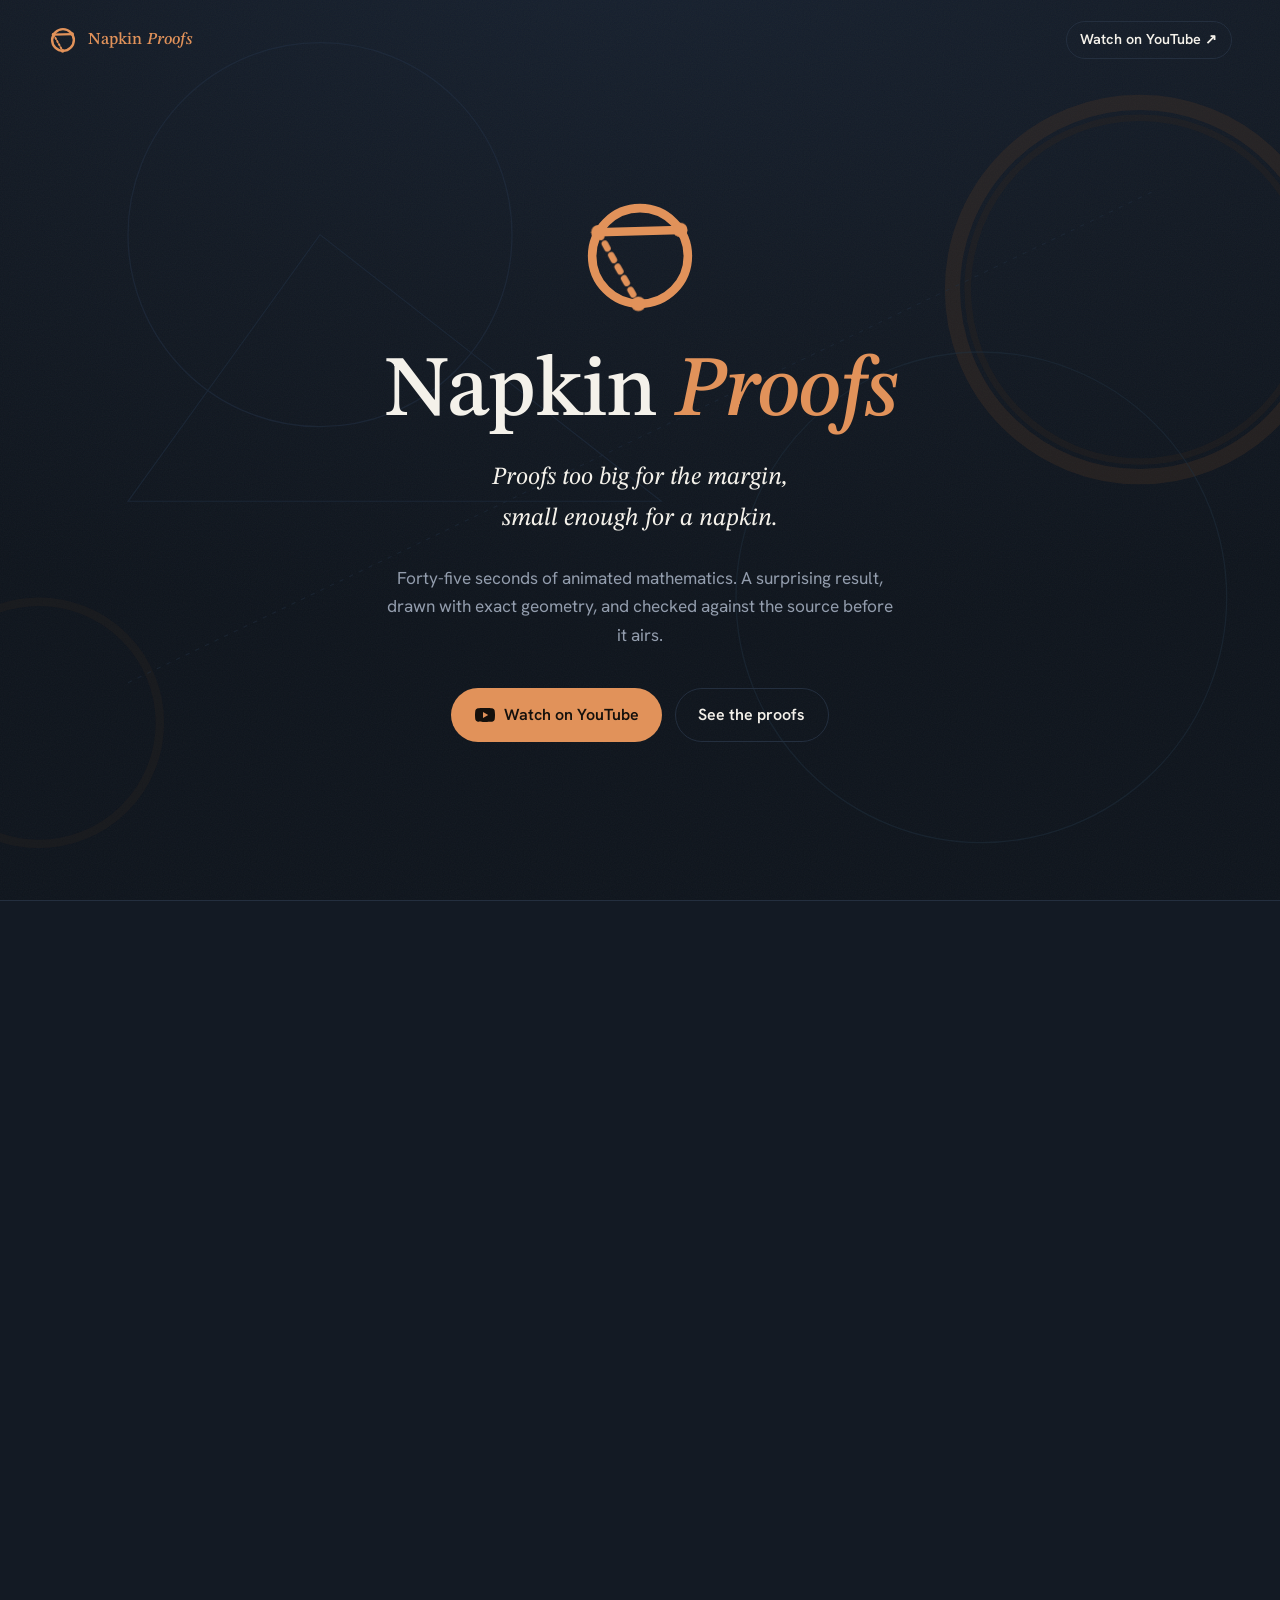
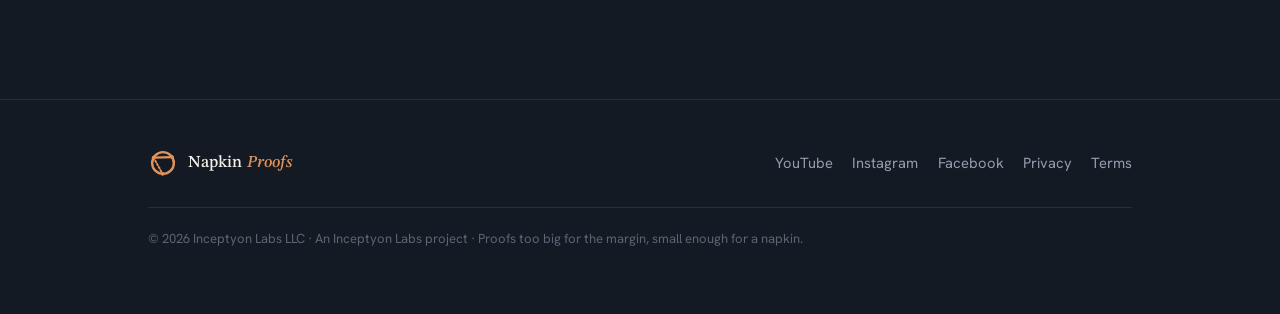
<file: index.html>
<!DOCTYPE html>
<html lang="en">
<head>
  <meta charset="UTF-8">
  <meta name="viewport" content="width=device-width, initial-scale=1.0">

  <!-- Primary Meta Tags -->
  <title>Napkin Proofs: Surprising Math, Drawn by Hand</title>
  <meta name="description" content="Napkin Proofs is a channel of 45 to 60 second animated math: surprising theorems drawn with exact geometry and fact-checked against the source. Proofs too big for the margin, small enough for a napkin.">
  <meta name="keywords" content="Napkin Proofs, math shorts, animated math, math YouTube, geometry animation, Manim, math theorems, math videos, mathematics explained">
  <meta name="author" content="Inceptyon Labs">
  <meta name="robots" content="index, follow, max-image-preview:large, max-snippet:-1, max-video-preview:-1">
  <meta name="theme-color" content="#131A24">

  <!-- Canonical -->
  <link rel="canonical" href="https://napkinproofs.inceptyon.io/">

  <!-- Open Graph -->
  <meta property="og:type" content="website">
  <meta property="og:title" content="Napkin Proofs: Surprising Math, Drawn by Hand">
  <meta property="og:description" content="45 to 60 second animated math. Surprising results, drawn with exact geometry, checked against the source.">
  <meta property="og:url" content="https://napkinproofs.inceptyon.io/">
  <meta property="og:image" content="https://napkinproofs.inceptyon.io/assets/og-image.png">
  <meta property="og:image:width" content="1200">
  <meta property="og:image:height" content="630">
  <meta property="og:image:alt" content="The Napkin Proofs mark, an amber inscribed-angle sketch, on dark navy.">
  <meta property="og:site_name" content="Napkin Proofs">
  <meta property="og:locale" content="en_US">

  <!-- Twitter -->
  <meta name="twitter:card" content="summary_large_image">
  <meta name="twitter:title" content="Napkin Proofs: Surprising Math, Drawn by Hand">
  <meta name="twitter:description" content="45 to 60 second animated math. Surprising results, exact geometry, checked against the source.">
  <meta name="twitter:image" content="https://napkinproofs.inceptyon.io/assets/og-image.png">
  <meta name="twitter:image:alt" content="The Napkin Proofs mark on dark navy.">

  <!-- Favicon / PWA -->
  <link rel="icon" type="image/svg+xml" href="/assets/favicon.svg">
  <link rel="apple-touch-icon" href="/assets/favicon.svg">
  <link rel="manifest" href="/manifest.json">

  <!-- Fonts -->
  <link rel="preconnect" href="https://fonts.googleapis.com">
  <link rel="preconnect" href="https://fonts.gstatic.com" crossorigin>
  <link rel="dns-prefetch" href="//www.youtube.com">
  <link href="https://fonts.googleapis.com/css2?family=Hanken+Grotesk:wght@400;500;600;700&family=STIX+Two+Text:ital,wght@0,400;0,500;1,400;1,500&display=swap" rel="stylesheet">

  <!-- Styles -->
  <link rel="preload" href="/css/main.css" as="style">
  <link rel="preload" href="/css/components.css" as="style">
  <link rel="stylesheet" href="/css/main.css">
  <link rel="stylesheet" href="/css/components.css">

  <!-- Structured data -->
  <script type="application/ld+json">
  {
    "@context": "https://schema.org",
    "@graph": [
      {
        "@type": "Organization",
        "@id": "https://napkinproofs.inceptyon.io/#org",
        "name": "Napkin Proofs",
        "description": "A channel of short, exact, fact-checked animated math.",
        "url": "https://napkinproofs.inceptyon.io/",
        "logo": "https://napkinproofs.inceptyon.io/assets/favicon.svg",
        "parentOrganization": { "@type": "Organization", "name": "Inceptyon Labs LLC" },
        "sameAs": [
          "https://youtube.com/@NapkinProofs",
          "https://instagram.com/napkinproofs",
          "https://facebook.com/1230203483505455",
          "https://tiktok.com/@napkinproofs"
        ]
      },
      {
        "@type": "WebSite",
        "@id": "https://napkinproofs.inceptyon.io/#site",
        "url": "https://napkinproofs.inceptyon.io/",
        "name": "Napkin Proofs",
        "publisher": { "@id": "https://napkinproofs.inceptyon.io/#org" }
      }
    ]
  }
  </script>
</head>
<body>
<a class="skip" href="#what">Skip to content</a>

<header class="topbar">
  <a class="brand" href="/" aria-label="Napkin Proofs home">
    <svg class="mark" viewBox="0 0 40 40" fill="none" aria-hidden="true">
      <circle cx="20" cy="20" r="14.5" stroke="#E1925A" stroke-width="3.2"/>
      <line x1="7.4" y1="12.8" x2="32.2" y2="12.1" stroke="#E1925A" stroke-width="3.2" stroke-linecap="round"/>
      <line x1="7.4" y1="12.8" x2="19.5" y2="34.5" stroke="#E1925A" stroke-width="2.6" stroke-dasharray="2 2.8" stroke-linecap="round"/>
      <circle cx="7.4" cy="12.8" r="2.4" fill="#E1925A"/>
      <circle cx="32.2" cy="12.1" r="2.4" fill="#E1925A"/>
      <circle cx="19.5" cy="34.5" r="2.4" fill="#E1925A"/>
    </svg>
    <b>Napkin <i>Proofs</i></b>
  </a>
  <a class="yt" href="https://youtube.com/@NapkinProofs" target="_blank" rel="noopener">Watch on YouTube ↗</a>
</header>

<!-- ============================ HERO ============================ -->
<section class="hero" aria-label="Napkin Proofs">
  <!-- coffee rings -->
  <svg class="ring a" viewBox="0 0 200 200" fill="none" aria-hidden="true">
    <circle cx="100" cy="100" r="86" stroke="#5A3B27" stroke-width="7" opacity=".55"/>
    <circle cx="100" cy="100" r="79" stroke="#3A2A1E" stroke-width="3" opacity=".5"/>
  </svg>
  <svg class="ring b" viewBox="0 0 200 200" fill="none" aria-hidden="true">
    <circle cx="100" cy="100" r="86" stroke="#4A3222" stroke-width="6" opacity=".5"/>
  </svg>
  <!-- faint construction geometry -->
  <svg class="scaffold" viewBox="0 0 1200 800" fill="none" preserveAspectRatio="xMidYMid slice" aria-hidden="true">
    <circle cx="300" cy="220" r="180" stroke="#243247" stroke-width="1.2"/>
    <circle cx="920" cy="560" r="230" stroke="#20303f" stroke-width="1.2"/>
    <path d="M120 640 L1080 180" stroke="#223042" stroke-width="1" stroke-dasharray="4 6"/>
    <path d="M300 220 L620 470 L120 470 Z" stroke="#233348" stroke-width="1"/>
  </svg>

  <div class="wrap">
    <svg class="mark-lg" viewBox="0 0 40 40" fill="none" aria-hidden="true">
      <circle data-draw style="--len:92" cx="20" cy="20" r="14.5" stroke="#E1925A" stroke-width="2.6"/>
      <line data-draw class="d2" style="--len:25" x1="7.4" y1="12.8" x2="32.2" y2="12.1" stroke="#E1925A" stroke-width="2.6" stroke-linecap="round"/>
      <line class="dot d3" x1="7.4" y1="12.8" x2="19.5" y2="34.5" stroke="#E1925A" stroke-width="2" stroke-dasharray="1.6 2.4" stroke-linecap="round"/>
      <circle class="dot d3" cx="7.4" cy="12.8" r="2.2" fill="#E1925A"/>
      <circle class="dot d3" cx="32.2" cy="12.1" r="2.2" fill="#E1925A"/>
      <circle class="dot d3" cx="19.5" cy="34.5" r="2.2" fill="#E1925A"/>
    </svg>

    <h1 class="display">Napkin <em>Proofs</em></h1>
    <p class="tagline">Proofs too big for the margin, small enough for a napkin.</p>
    <p class="sub">Forty-five seconds of animated mathematics. A surprising result, drawn with exact geometry, and checked against the source before it airs.</p>

    <div class="cta-row">
      <a class="btn btn-primary" href="https://youtube.com/@NapkinProofs" target="_blank" rel="noopener">
        <svg viewBox="0 0 24 24" fill="currentColor" aria-hidden="true"><path d="M23.5 6.2a3 3 0 0 0-2.1-2.1C19.5 3.6 12 3.6 12 3.6s-7.5 0-9.4.5A3 3 0 0 0 .5 6.2 31 31 0 0 0 0 12a31 31 0 0 0 .5 5.8 3 3 0 0 0 2.1 2.1c1.9.5 9.4.5 9.4.5s7.5 0 9.4-.5a3 3 0 0 0 2.1-2.1A31 31 0 0 0 24 12a31 31 0 0 0-.5-5.8ZM9.6 15.6V8.4l6.3 3.6-6.3 3.6Z"/></svg>
        Watch on YouTube
      </a>
      <a class="btn btn-ghost" href="#episodes">See the proofs</a>
    </div>
  </div>
</section>

<!-- ========================= WHAT IT IS ========================= -->
<section id="what">
  <div class="wrap">
    <p class="tag reveal">what this is</p>
    <h2 class="section-title reveal">Not stock footage over a robot voice.</h2>
    <p class="lede muted reveal">Every other automated shorts channel glues clip-art to text-to-speech. Napkin Proofs draws the actual mathematics: real geometry, moving exactly the way the theorem says it must. The moat isn't the tooling. It's that the math is right.</p>

    <div class="principles">
      <div class="principle reveal">
        <svg class="glyph" viewBox="0 0 48 48" fill="none" stroke="currentColor" stroke-width="2.4" stroke-linecap="round" stroke-linejoin="round" aria-hidden="true">
          <path d="M8 40 L24 8 L40 40 Z"/><path d="M16 24 L32 24"/><circle cx="24" cy="8" r="2.2" fill="currentColor" stroke="none"/>
        </svg>
        <h3>Exact</h3>
        <p>Rendered from real construction, not clip-art. When a circle rolls, it rolls; when angles are equal, they're <b>provably</b> equal on screen.</p>
      </div>
      <div class="principle reveal">
        <svg class="glyph" viewBox="0 0 48 48" fill="none" stroke="currentColor" stroke-width="2.4" stroke-linecap="round" stroke-linejoin="round" aria-hidden="true">
          <path d="M40 14 L21 34 L11 24"/><circle cx="24" cy="24" r="20"/>
        </svg>
        <h3>Checked</h3>
        <p>Every topic is verified against a <b>published source</b> before it airs. A claim that can't be sourced never gets made.</p>
      </div>
      <div class="principle reveal">
        <svg class="glyph" viewBox="0 0 48 48" fill="none" stroke="currentColor" stroke-width="2.4" stroke-linecap="round" stroke-linejoin="round" aria-hidden="true">
          <path d="M24 6 L27.6 18.4 L40 18.4 L30 26 L33.6 38 L24 30.6 L14.4 38 L18 26 L8 18.4 L20.4 18.4 Z"/>
        </svg>
        <h3>Surprising</h3>
        <p>Results that make you look twice: a table that always finds level ground, three triangles hiding one. The <b>good stuff</b>, in under a minute.</p>
      </div>
    </div>
  </div>
</section>

<!-- ========================= EPISODES ========================= -->
<section id="episodes">
  <div class="wrap">
    <p class="tag reveal">from the napkin</p>
    <h2 class="section-title reveal">A few proofs worth a look.</h2>
    <p class="lede muted reveal">Each one is a self-contained sketch: a claim, a construction, and the moment it clicks.</p>

    <div class="episodes">
      <article class="episode reveal">
        <div class="diagram">
          <svg viewBox="0 0 100 100" fill="none" stroke="#E1925A" stroke-width="2" stroke-linejoin="round" aria-hidden="true">
            <path d="M20 72 L78 66 L50 22 Z"/>
            <path d="M35 47 L64 44 L44 74 Z" stroke="#7FA9C9" stroke-width="1.6" opacity=".9"/>
            <circle cx="35" cy="47" r="2.4" fill="#7FA9C9" stroke="none"/>
            <circle cx="64" cy="44" r="2.4" fill="#7FA9C9" stroke="none"/>
            <circle cx="44" cy="74" r="2.4" fill="#7FA9C9" stroke="none"/>
          </svg>
        </div>
        <div class="meta">
          <h3>Napoleon's Theorem</h3>
          <p>Cap any triangle with equilaterals. Their centers always form a perfect one.</p>
        </div>
      </article>

      <article class="episode reveal">
        <div class="diagram">
          <svg viewBox="0 0 100 100" fill="none" stroke="#E1925A" stroke-width="2" stroke-linecap="round" stroke-linejoin="round" aria-hidden="true">
            <path d="M22 44 L74 40" stroke-width="2.6"/>
            <path d="M27 44 L29 66 M69 41 L71 63"/>
            <path d="M38 43 L40 60 M58 42 L60 58"/>
            <path d="M10 74 Q26 66 42 74 T74 74 T94 72" stroke="#7FA9C9" stroke-width="1.6"/>
          </svg>
        </div>
        <div class="meta">
          <h3>The Wobbly Table</h3>
          <p>A square table on bumpy ground. Rotate it, and level footing is guaranteed.</p>
        </div>
      </article>

      <article class="episode reveal">
        <div class="diagram">
          <svg viewBox="0 0 100 100" fill="none" stroke="#E1925A" stroke-width="2" stroke-linejoin="round" aria-hidden="true">
            <path d="M16 76 L84 70 L54 20 Z"/>
            <path d="M16 76 L46 55 M16 76 L40 44" stroke="#3f5a72" stroke-width="1.2"/>
            <path d="M84 70 L52 56 M84 70 L58 46" stroke="#3f5a72" stroke-width="1.2"/>
            <path d="M54 20 L44 46 M54 20 L58 46" stroke="#3f5a72" stroke-width="1.2"/>
            <path d="M43 50 L57 49 L50 62 Z" stroke="#E1925A" stroke-width="2.2"/>
          </svg>
        </div>
        <div class="meta">
          <h3>Morley's Trinity</h3>
          <p>Trisect every angle of any triangle. The trisectors meet in an equilateral heart.</p>
        </div>
      </article>

      <article class="episode reveal">
        <div class="diagram">
          <svg viewBox="0 0 100 100" fill="none" stroke="#E1925A" stroke-width="2" aria-hidden="true">
            <path d="M6 78 L94 78" stroke-width="1.6"/>
            <circle cx="30" cy="58" r="20"/>
            <circle cx="66" cy="66" r="12" stroke="#7FA9C9"/>
            <circle cx="84" cy="71" r="7"/>
            <circle cx="50" cy="70" r="8" stroke="#7FA9C9"/>
            <circle cx="14" cy="72" r="6"/>
          </svg>
        </div>
        <div class="meta">
          <h3>Ford Circles</h3>
          <p>One tangent circle per fraction. They kiss exactly when the arithmetic says so.</p>
        </div>
      </article>

      <article class="episode reveal">
        <div class="diagram">
          <svg viewBox="0 0 100 100" fill="none" stroke="#3f5a72" stroke-width="1.5" aria-hidden="true">
            <path d="M50 16 L82 34 L82 68 L50 86 L18 68 L18 34 Z"/>
            <path d="M50 16 L82 68 M82 34 L50 86 M82 34 L18 68 M50 16 L18 68 M82 68 L18 34 M18 34 L50 86"/>
            <path d="M50 16 L82 34 L18 34 Z" stroke="#E1925A" stroke-width="2.4"/>
            <g fill="#E1925A" stroke="none">
              <circle cx="50" cy="16" r="3"/><circle cx="82" cy="34" r="3"/><circle cx="18" cy="34" r="3"/>
            </g>
            <g fill="#7FA9C9" stroke="none">
              <circle cx="82" cy="68" r="3"/><circle cx="50" cy="86" r="3"/><circle cx="18" cy="68" r="3"/>
            </g>
          </svg>
        </div>
        <div class="meta">
          <h3>The Party Problem</h3>
          <p>Six people, any pairing. Three of them are always all friends, or all strangers.</p>
        </div>
      </article>

      <article class="episode reveal" style="display:grid;place-items:center;text-align:center;">
        <div class="meta" style="padding:2rem 1.5rem;">
          <p class="tag">and counting</p>
          <h3 style="margin:.4rem 0 .6rem;">A new one, most nights.</h3>
          <p class="muted" style="margin-bottom:1.2rem;">Subscribe and the next proof finds you.</p>
          <a class="btn btn-ghost" href="https://youtube.com/@NapkinProofs" target="_blank" rel="noopener">Subscribe ↗</a>
        </div>
      </article>
    </div>
  </div>
</section>

<!-- ========================= FOLLOW ========================= -->
<section class="follow" id="follow">
  <div class="wrap">
    <p class="tag reveal">follow the proofs</p>
    <h2 class="section-title reveal">Wherever you scroll.</h2>
    <div class="channels reveal">
      <a class="channel" href="https://youtube.com/@NapkinProofs" target="_blank" rel="noopener">
        <svg class="ic" viewBox="0 0 24 24" fill="currentColor" aria-hidden="true"><path d="M23.5 6.2a3 3 0 0 0-2.1-2.1C19.5 3.6 12 3.6 12 3.6s-7.5 0-9.4.5A3 3 0 0 0 .5 6.2 31 31 0 0 0 0 12a31 31 0 0 0 .5 5.8 3 3 0 0 0 2.1 2.1c1.9.5 9.4.5 9.4.5s7.5 0 9.4-.5a3 3 0 0 0 2.1-2.1A31 31 0 0 0 24 12a31 31 0 0 0-.5-5.8ZM9.6 15.6V8.4l6.3 3.6-6.3 3.6Z"/></svg>
        <span class="txt"><b>YouTube</b><span>@NapkinProofs</span></span>
      </a>
      <a class="channel" href="https://instagram.com/napkinproofs" target="_blank" rel="noopener">
        <svg class="ic" viewBox="0 0 24 24" fill="none" stroke="currentColor" stroke-width="2" aria-hidden="true"><rect x="2" y="2" width="20" height="20" rx="5.5"/><circle cx="12" cy="12" r="4.2"/><circle cx="17.4" cy="6.6" r="1.3" fill="currentColor" stroke="none"/></svg>
        <span class="txt"><b>Instagram</b><span>@napkinproofs</span></span>
      </a>
      <a class="channel" href="https://facebook.com/1230203483505455" target="_blank" rel="noopener">
        <svg class="ic" viewBox="0 0 24 24" fill="currentColor" aria-hidden="true"><path d="M24 12A12 12 0 1 0 10.1 23.9v-8.4H7.1V12h3v-2.6c0-3 1.8-4.6 4.5-4.6 1.3 0 2.6.2 2.6.2v2.9h-1.5c-1.5 0-1.9.9-1.9 1.8V12h3.3l-.5 3.5h-2.8v8.4A12 12 0 0 0 24 12Z"/></svg>
        <span class="txt"><b>Facebook</b><span>Napkin Proofs</span></span>
      </a>
      <a class="channel soon" aria-disabled="true">
        <span class="badge">Soon</span>
        <svg class="ic" viewBox="0 0 24 24" fill="currentColor" aria-hidden="true"><path d="M16.5 3c.4 2.6 1.9 4.3 4.5 4.6v3c-1.7.1-3.2-.3-4.6-1.1v6.2c0 4-2.6 6.6-6 6.6a5.9 5.9 0 0 1-6-6c0-3.6 3-6.2 6.7-5.8v3.1c-.4-.1-.8-.2-1.2-.2A2.8 2.8 0 0 0 7.6 17c0 1.6 1.2 2.8 2.8 2.8 1.7 0 2.9-1.3 2.9-3.2V3h3.2Z"/></svg>
        <span class="txt"><b>TikTok</b><span>@napkinproofs</span></span>
      </a>
    </div>
  </div>
</section>

<!-- ========================= FOOTER ========================= -->
<footer>
  <div class="wrap">
    <a class="brand" href="/" aria-label="Napkin Proofs home">
      <svg class="mark" viewBox="0 0 40 40" fill="none" aria-hidden="true">
        <circle cx="20" cy="20" r="14.5" stroke="#E1925A" stroke-width="3.2"/>
        <line x1="7.4" y1="12.8" x2="32.2" y2="12.1" stroke="#E1925A" stroke-width="3.2" stroke-linecap="round"/>
        <line x1="7.4" y1="12.8" x2="19.5" y2="34.5" stroke="#E1925A" stroke-width="2.6" stroke-dasharray="2 2.8" stroke-linecap="round"/>
        <circle cx="7.4" cy="12.8" r="2.4" fill="#E1925A"/>
        <circle cx="32.2" cy="12.1" r="2.4" fill="#E1925A"/>
        <circle cx="19.5" cy="34.5" r="2.4" fill="#E1925A"/>
      </svg>
      <b>Napkin <i>Proofs</i></b>
    </a>
    <nav>
      <a href="https://youtube.com/@NapkinProofs" target="_blank" rel="noopener">YouTube</a>
      <a href="https://instagram.com/napkinproofs" target="_blank" rel="noopener">Instagram</a>
      <a href="https://facebook.com/1230203483505455" target="_blank" rel="noopener">Facebook</a>
      <a href="/privacy.html">Privacy</a>
      <a href="/terms.html">Terms</a>
    </nav>
    <p class="copy">© 2026 Inceptyon Labs LLC · An Inceptyon Labs project · Proofs too big for the margin, small enough for a napkin.</p>
  </div>
</footer>

</body>
</html>
</file>
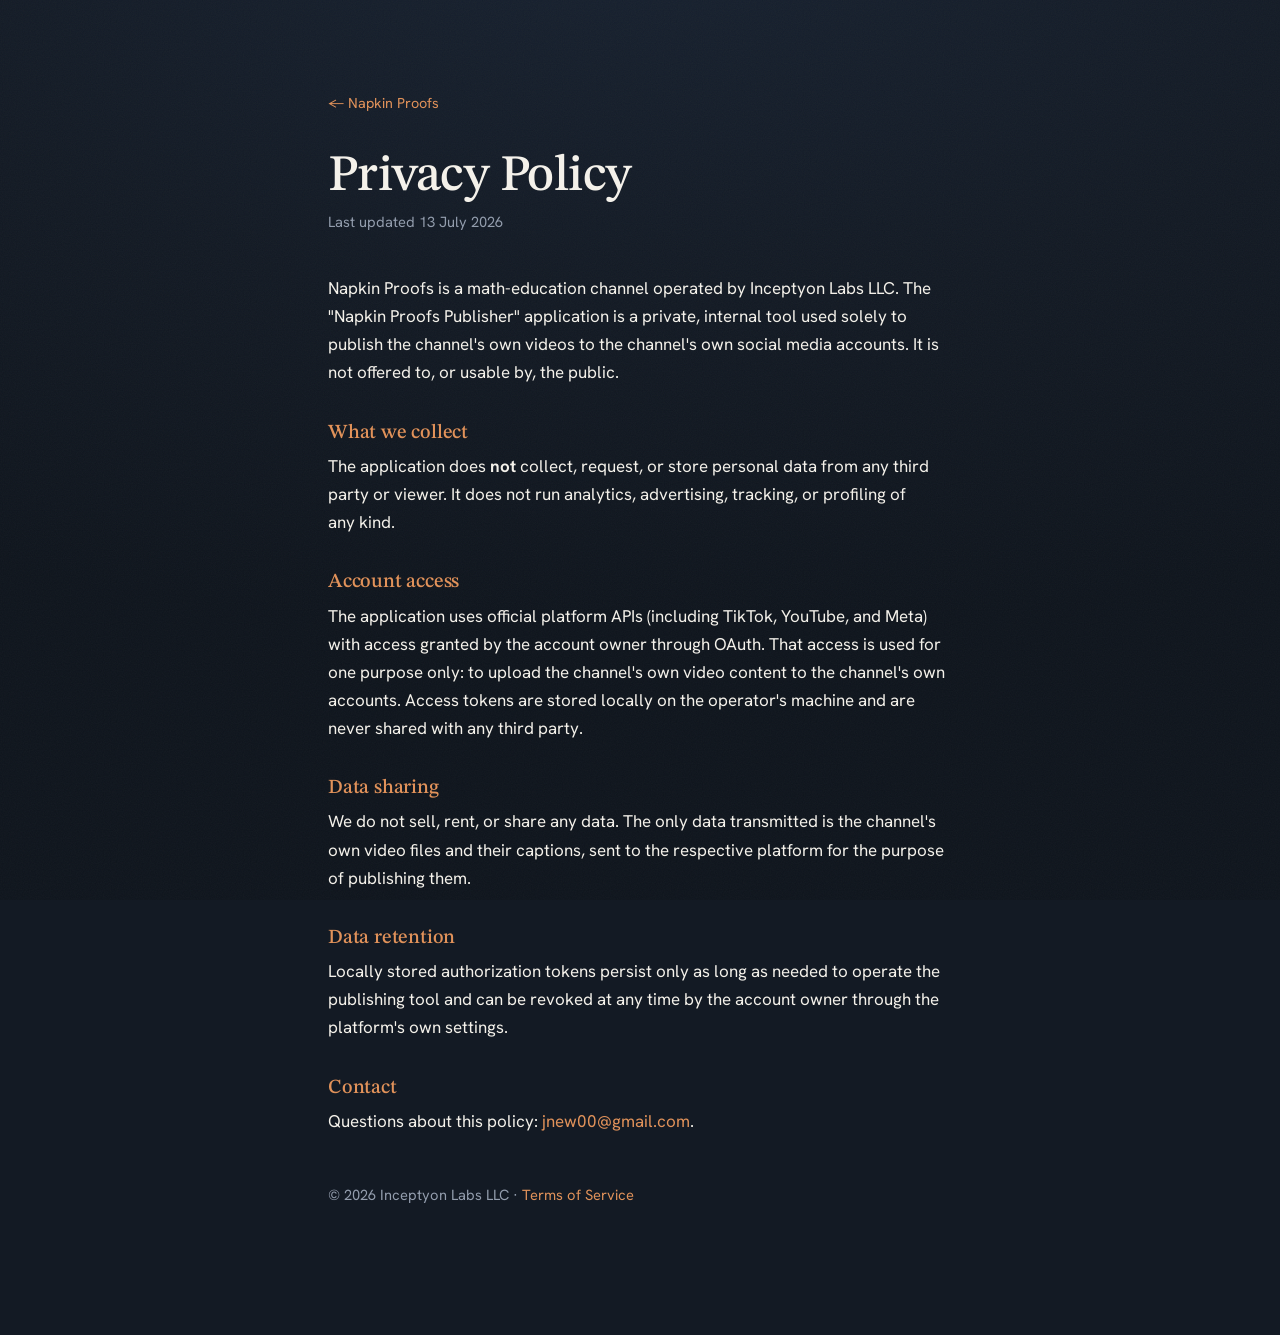
<file: privacy.html>
<!DOCTYPE html>
<html lang="en">
<head>
  <meta charset="UTF-8">
  <meta name="viewport" content="width=device-width, initial-scale=1.0">
  <title>Privacy Policy — Napkin Proofs</title>
  <meta name="description" content="Privacy policy for the Napkin Proofs publishing application, operated by Inceptyon Labs LLC.">
  <meta name="robots" content="noindex, follow">
  <meta name="theme-color" content="#131A24">
  <link rel="canonical" href="https://napkinproofs.inceptyon.io/privacy.html">
  <link rel="icon" type="image/svg+xml" href="/assets/favicon.svg">
  <link rel="preconnect" href="https://fonts.googleapis.com">
  <link rel="preconnect" href="https://fonts.gstatic.com" crossorigin>
  <link href="https://fonts.googleapis.com/css2?family=Hanken+Grotesk:wght@400;500;600;700&family=STIX+Two+Text:ital,wght@0,400;0,500;1,400;1,500&display=swap" rel="stylesheet">
  <link rel="stylesheet" href="/css/main.css">
  <link rel="stylesheet" href="/css/components.css">
  <style>
    .legal { max-width: 720px; padding-block: clamp(3rem, 8vw, 5.5rem); }
    .legal h1 { font-size: clamp(2.2rem, 6vw, 3.2rem); margin-bottom: .3rem; }
    .legal .sub { color: var(--muted); font-size: .92rem; margin-bottom: 2.5rem; }
    .legal h2 { font-size: 1.25rem; color: var(--amber); margin: 2.2rem 0 .5rem; }
    .legal p { margin-bottom: .7rem; }
    .legal a { color: var(--amber); }
    .back { display: inline-flex; gap: .4rem; color: var(--muted); font-size: .9rem;
      margin-bottom: 2rem; }
    .back:hover { color: var(--amber); }
  </style>
</head>
<body>
<main class="wrap legal">
  <a class="back" href="/">← Napkin Proofs</a>
  <h1>Privacy Policy</h1>
  <p class="sub">Last updated 13 July 2026</p>

  <p>Napkin Proofs is a math-education channel operated by Inceptyon Labs LLC. The
  "Napkin Proofs Publisher" application is a private, internal tool used solely to
  publish the channel's own videos to the channel's own social media accounts. It
  is not offered to, or usable by, the public.</p>

  <h2>What we collect</h2>
  <p>The application does <strong>not</strong> collect, request, or store personal
  data from any third party or viewer. It does not run analytics, advertising,
  tracking, or profiling of any kind.</p>

  <h2>Account access</h2>
  <p>The application uses official platform APIs (including TikTok, YouTube, and
  Meta) with access granted by the account owner through OAuth. That access is used
  for one purpose only: to upload the channel's own video content to the channel's
  own accounts. Access tokens are stored locally on the operator's machine and are
  never shared with any third party.</p>

  <h2>Data sharing</h2>
  <p>We do not sell, rent, or share any data. The only data transmitted is the
  channel's own video files and their captions, sent to the respective platform for
  the purpose of publishing them.</p>

  <h2>Data retention</h2>
  <p>Locally stored authorization tokens persist only as long as needed to operate
  the publishing tool and can be revoked at any time by the account owner through
  the platform's own settings.</p>

  <h2>Contact</h2>
  <p>Questions about this policy: <a href="mailto:jnew00@gmail.com">jnew00@gmail.com</a>.</p>

  <p class="sub" style="margin-top:3rem;">© 2026 Inceptyon Labs LLC ·
    <a href="/terms.html">Terms of Service</a></p>
</main>
</body>
</html>
</file>
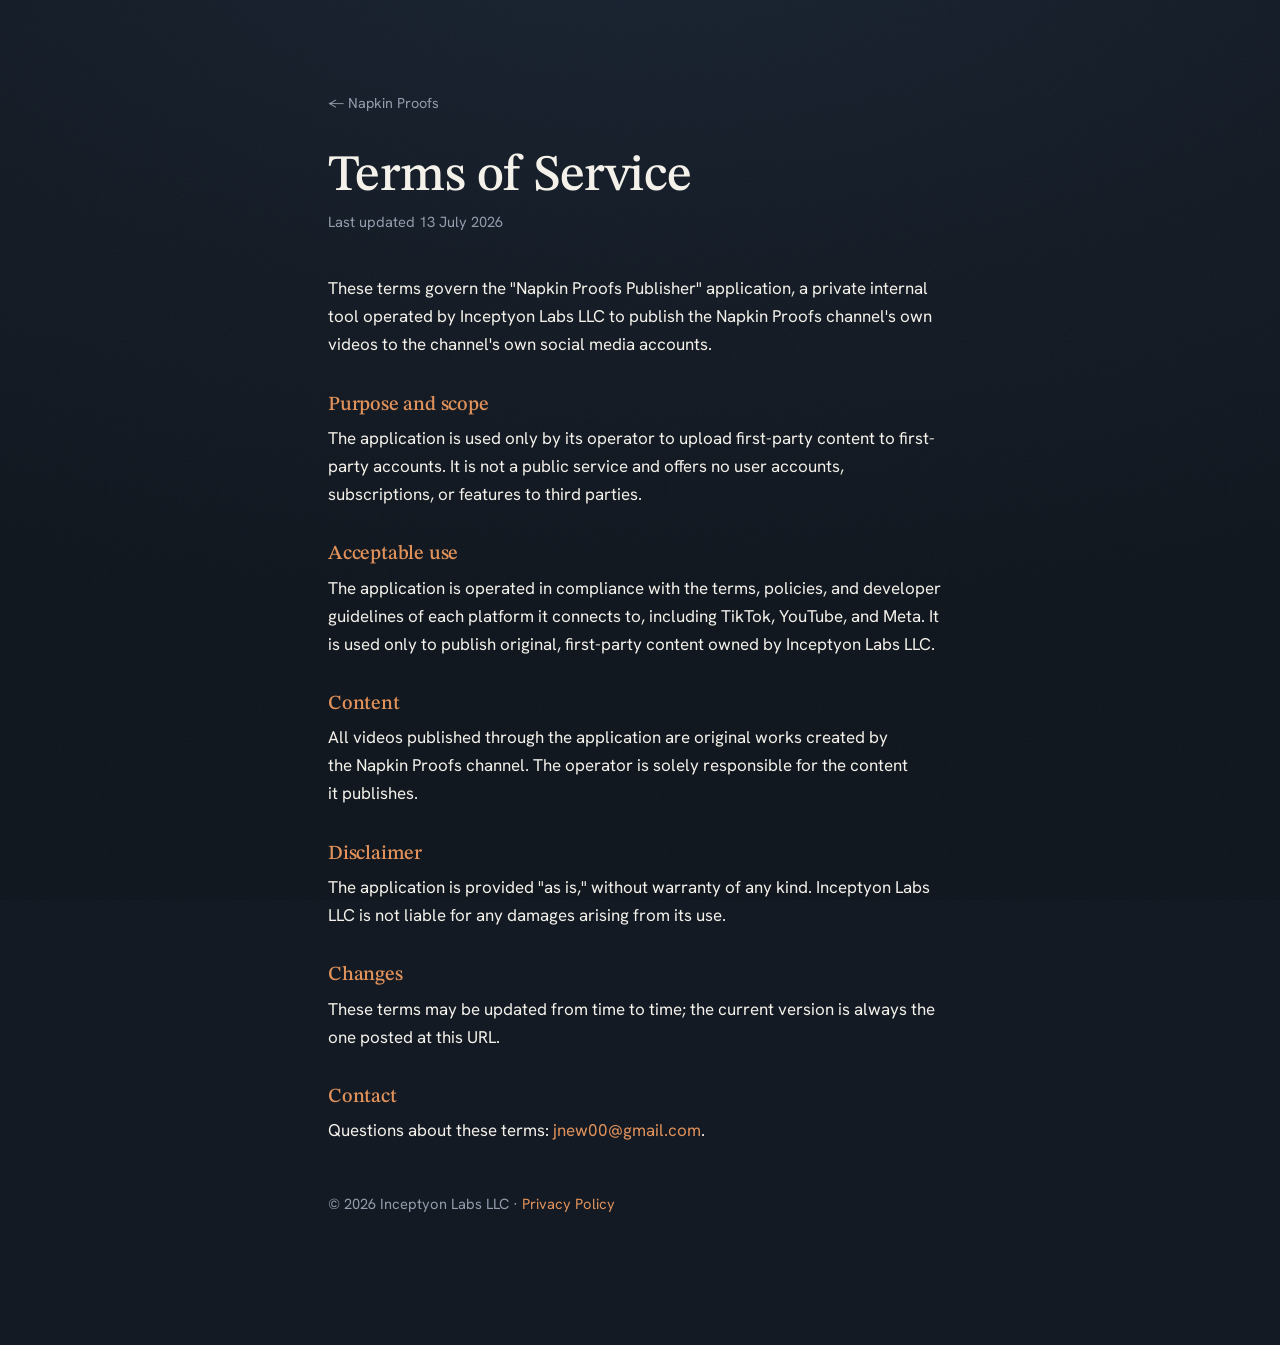
<file: terms.html>
<!DOCTYPE html>
<html lang="en">
<head>
  <meta charset="UTF-8">
  <meta name="viewport" content="width=device-width, initial-scale=1.0">
  <title>Terms of Service — Napkin Proofs</title>
  <meta name="description" content="Terms of service for the Napkin Proofs publishing application, operated by Inceptyon Labs LLC.">
  <meta name="robots" content="noindex, follow">
  <meta name="theme-color" content="#131A24">
  <link rel="canonical" href="https://napkinproofs.inceptyon.io/terms.html">
  <link rel="icon" type="image/svg+xml" href="/assets/favicon.svg">
  <link rel="preconnect" href="https://fonts.googleapis.com">
  <link rel="preconnect" href="https://fonts.gstatic.com" crossorigin>
  <link href="https://fonts.googleapis.com/css2?family=Hanken+Grotesk:wght@400;500;600;700&family=STIX+Two+Text:ital,wght@0,400;0,500;1,400;1,500&display=swap" rel="stylesheet">
  <link rel="stylesheet" href="/css/main.css">
  <link rel="stylesheet" href="/css/components.css">
  <style>
    .legal { max-width: 720px; padding-block: clamp(3rem, 8vw, 5.5rem); }
    .legal h1 { font-size: clamp(2.2rem, 6vw, 3.2rem); margin-bottom: .3rem; }
    .legal .sub { color: var(--muted); font-size: .92rem; margin-bottom: 2.5rem; }
    .legal h2 { font-size: 1.25rem; color: var(--amber); margin: 2.2rem 0 .5rem; }
    .legal p { margin-bottom: .7rem; }
    .back { display: inline-flex; gap: .4rem; color: var(--muted); font-size: .9rem;
      margin-bottom: 2rem; }
    .back:hover { color: var(--amber); }
  </style>
</head>
<body>
<main class="wrap legal">
  <a class="back" href="/">← Napkin Proofs</a>
  <h1>Terms of Service</h1>
  <p class="sub">Last updated 13 July 2026</p>

  <p>These terms govern the "Napkin Proofs Publisher" application, a private internal
  tool operated by Inceptyon Labs LLC to publish the Napkin Proofs channel's own
  videos to the channel's own social media accounts.</p>

  <h2>Purpose and scope</h2>
  <p>The application is used only by its operator to upload first-party content to
  first-party accounts. It is not a public service and offers no user accounts,
  subscriptions, or features to third parties.</p>

  <h2>Acceptable use</h2>
  <p>The application is operated in compliance with the terms, policies, and
  developer guidelines of each platform it connects to, including TikTok, YouTube,
  and Meta. It is used only to publish original, first-party content owned by
  Inceptyon Labs LLC.</p>

  <h2>Content</h2>
  <p>All videos published through the application are original works created by the
  Napkin Proofs channel. The operator is solely responsible for the content it
  publishes.</p>

  <h2>Disclaimer</h2>
  <p>The application is provided "as is," without warranty of any kind. Inceptyon
  Labs LLC is not liable for any damages arising from its use.</p>

  <h2>Changes</h2>
  <p>These terms may be updated from time to time; the current version is always the
  one posted at this URL.</p>

  <h2>Contact</h2>
  <p>Questions about these terms: <a href="mailto:jnew00@gmail.com">jnew00@gmail.com</a>.</p>

  <p class="sub" style="margin-top:3rem;">© 2026 Inceptyon Labs LLC ·
    <a href="/privacy.html">Privacy Policy</a></p>
</main>
</body>
</html>
</file>
<file: css/main.css>
/* Napkin Proofs — main.css : tokens, base, layout, typography */

:root {
  /* palette — the channel's own ink-on-navy, carried verbatim */
  --bg: #131A24;
  --bg-deep: #0F151D;
  --panel: #18202C;
  --panel-2: #1D2735;
  --line: #242F3F;
  --ink: #F4F1EA;
  --muted: #939DAD;      /* nudged lighter than the app's #8A93A3 for 4.5:1 on --bg */
  --dim: #5A6472;
  --amber: #E1925A;
  --amber-bright: #EDA470;
  --amber-soft: rgba(225, 146, 90, .13);
  --sky: #7FA9C9;
  --green: #8FBF7F;

  --serif: "STIX Two Text", Georgia, "Times New Roman", serif;
  --sans: "Hanken Grotesk", -apple-system, "Helvetica Neue", sans-serif;

  --maxw: 1080px;
  --gutter: clamp(1.2rem, 5vw, 3rem);
  --ease: cubic-bezier(.16, 1, .3, 1);   /* ease-out-expo-ish */
}

* { box-sizing: border-box; margin: 0; padding: 0; }

html { scroll-behavior: smooth; -webkit-text-size-adjust: 100%; }
@media (prefers-reduced-motion: reduce) { html { scroll-behavior: auto; } }

body {
  background: var(--bg);
  color: var(--ink);
  font-family: var(--sans);
  font-size: 17px;
  line-height: 1.65;
  -webkit-font-smoothing: antialiased;
  text-rendering: optimizeLegibility;
  overflow-x: hidden;
}

/* the table under the napkin: a very slow radial + a faint paper grain */
body::before {
  content: "";
  position: fixed;
  inset: 0;
  z-index: -2;
  background:
    radial-gradient(120% 80% at 50% -10%, #182231 0%, var(--bg) 55%, var(--bg-deep) 100%);
}
body::after {   /* paper grain */
  content: "";
  position: fixed;
  inset: 0;
  z-index: -1;
  opacity: .04;
  pointer-events: none;
  background-image: url("data:image/svg+xml,%3Csvg xmlns='http://www.w3.org/2000/svg' width='140' height='140'%3E%3Cfilter id='n'%3E%3CfeTurbulence type='fractalNoise' baseFrequency='.85' numOctaves='2' stitchTiles='stitch'/%3E%3C/filter%3E%3Crect width='100%25' height='100%25' filter='url(%23n)'/%3E%3C/svg%3E");
}

a { color: var(--amber); text-decoration: none; }
a:hover { color: var(--amber-bright); }

img, svg { display: block; max-width: 100%; }

/* -- typography ------------------------------------------------------- */

h1, h2, h3 { font-family: var(--serif); font-weight: 500; line-height: 1.12;
  letter-spacing: -.01em; text-wrap: balance; }

.display {
  font-size: clamp(2.9rem, 8vw, 5.4rem);
  line-height: .98;
  letter-spacing: -.02em;
}
.display em { font-style: italic; color: var(--amber); }

h2.section-title {
  font-size: clamp(1.9rem, 4.5vw, 3rem);
  margin-bottom: .4rem;
}

.lede { font-size: clamp(1.05rem, 2.2vw, 1.3rem); color: var(--ink);
  max-width: 60ch; text-wrap: pretty; }

.muted { color: var(--muted); }
p { text-wrap: pretty; }

/* mono-flavoured math label, set in the serif italic (no costume mono) */
.tag {
  font-family: var(--serif);
  font-style: italic;
  font-size: .95rem;
  color: var(--amber);
  letter-spacing: .01em;
}

/* -- layout ----------------------------------------------------------- */

.wrap { width: 100%; max-width: var(--maxw); margin-inline: auto;
  padding-inline: var(--gutter); }

section { padding-block: clamp(4rem, 11vw, 8.5rem); position: relative; }
section + section { border-top: 1px solid var(--line); }

.hairline { color: var(--dim); }

/* accessible focus */
:focus-visible { outline: 2px solid var(--amber); outline-offset: 3px;
  border-radius: 3px; }

/* skip link */
.skip { position: absolute; left: -999px; top: .5rem;
  background: var(--amber); color: #11161d; padding: .5rem .9rem;
  border-radius: 8px; z-index: 100; font-weight: 600; }
.skip:focus { left: .8rem; }
</file>
<file: css/components.css>
/* Napkin Proofs — components.css : hero, nav, buttons, channels, episodes */

/* -- top bar ---------------------------------------------------------- */
.topbar { position: absolute; top: 0; left: 0; right: 0; z-index: 10;
  display: flex; align-items: center; justify-content: space-between;
  padding: 1.3rem var(--gutter); }
.brand { display: flex; align-items: center; gap: .6rem; }
.brand .mark { width: 30px; height: 30px; }
.brand b { font-family: var(--serif); font-weight: 500; font-size: 1.05rem;
  letter-spacing: .01em; }
.brand b i { font-style: italic; color: var(--amber); }
.topbar .yt { font-size: .9rem; font-weight: 600; color: var(--ink);
  border: 1px solid var(--line); padding: .4rem .85rem; border-radius: 999px;
  transition: border-color .2s var(--ease), background .2s var(--ease); }
.topbar .yt:hover { border-color: var(--amber); background: var(--amber-soft); }

/* -- hero ------------------------------------------------------------- */
.hero { min-height: 100svh; display: grid; place-items: center;
  text-align: center; padding-block: 6rem 4rem; overflow: hidden; }
.hero .wrap { display: flex; flex-direction: column; align-items: center; }

.hero .mark-lg { width: clamp(84px, 16vw, 132px); height: auto;
  margin-bottom: 1.8rem; overflow: visible; }

.hero .tagline { font-family: var(--serif); font-style: italic;
  font-size: clamp(1.1rem, 2.6vw, 1.55rem); color: var(--ink);
  margin-top: 1.4rem; max-width: 32ch; text-wrap: balance; }
.hero .sub { color: var(--muted); margin-top: 1.5rem; max-width: 52ch;
  font-size: 1.08rem; }

.cta-row { display: flex; flex-wrap: wrap; gap: .8rem; justify-content: center;
  margin-top: 2.4rem; }

/* coffee ring — a stain that's been on the napkin since frame one */
.ring { position: absolute; pointer-events: none; opacity: .5; z-index: 0;
  width: clamp(220px, 34vw, 440px); }
.ring.a { top: 8%; right: -6%; }
.ring.b { bottom: 4%; left: -8%; width: clamp(160px, 22vw, 300px); opacity: .32; }
.hero > .wrap { position: relative; z-index: 1; }

/* faint construction geometry behind the hero */
.scaffold { position: absolute; inset: 0; z-index: 0; pointer-events: none;
  opacity: .5; }

/* -- buttons ---------------------------------------------------------- */
.btn { display: inline-flex; align-items: center; gap: .55rem;
  font-family: var(--sans); font-weight: 600; font-size: 1rem;
  padding: .8rem 1.4rem; border-radius: 999px; border: 1px solid transparent;
  cursor: pointer; transition: transform .25s var(--ease),
    background .25s var(--ease), border-color .25s var(--ease); }
.btn svg { width: 20px; height: 20px; }
.btn-primary { background: var(--amber); color: #14100c; }
.btn-primary:hover { background: var(--amber-bright); color: #14100c;
  transform: translateY(-2px); }
.btn-ghost { border-color: var(--line); color: var(--ink); }
.btn-ghost:hover { border-color: var(--amber); color: var(--ink);
  background: var(--amber-soft); transform: translateY(-2px); }

/* -- channel links ---------------------------------------------------- */
.channels { display: grid; gap: 1rem;
  grid-template-columns: repeat(auto-fit, minmax(240px, 1fr)); margin-top: 2.5rem; }
.channel { display: flex; align-items: center; gap: 1rem; padding: 1.15rem 1.3rem;
  border: 1px solid var(--line); border-radius: 14px; background: var(--panel);
  color: var(--ink); transition: transform .28s var(--ease),
    border-color .28s var(--ease), background .28s var(--ease); position: relative; }
.channel:hover { transform: translateY(-3px); border-color: var(--amber);
  background: var(--panel-2); color: var(--ink); }
.channel .ic { width: 30px; height: 30px; flex: none; color: var(--amber); }
.channel .txt { display: flex; flex-direction: column; line-height: 1.25; }
.channel .txt b { font-size: 1.02rem; }
.channel .txt span { font-size: .85rem; color: var(--muted); }
.channel.soon { pointer-events: none; opacity: .62; }
.channel .badge { position: absolute; top: .7rem; right: .8rem; font-size: .66rem;
  font-weight: 700; letter-spacing: .08em; text-transform: uppercase;
  color: var(--sky); border: 1px solid rgba(127,169,201,.4); border-radius: 999px;
  padding: .12rem .5rem; }

/* -- "what it is" principles ----------------------------------------- */
.principles { display: grid; gap: clamp(1.5rem, 4vw, 3rem);
  grid-template-columns: repeat(auto-fit, minmax(240px, 1fr)); margin-top: 3rem; }
.principle { }
.principle .glyph { width: 46px; height: 46px; color: var(--amber);
  margin-bottom: 1rem; }
.principle h3 { font-size: 1.35rem; margin-bottom: .5rem; }
.principle p { color: var(--muted); font-size: 1rem; }
.principle b { color: var(--ink); font-weight: 600; }

/* -- episodes --------------------------------------------------------- */
.episodes { display: grid; gap: 1.1rem; margin-top: 3rem;
  grid-template-columns: repeat(auto-fit, minmax(270px, 1fr)); }
.episode { border: 1px solid var(--line); border-radius: 16px; overflow: hidden;
  background: linear-gradient(180deg, var(--panel) 0%, var(--panel-2) 100%);
  transition: transform .3s var(--ease), border-color .3s var(--ease); }
.episode:hover { transform: translateY(-4px); border-color: var(--amber); }
.episode .diagram { aspect-ratio: 16 / 10; display: grid; place-items: center;
  background: radial-gradient(140% 100% at 50% 0%, #1a2432, var(--bg-deep));
  border-bottom: 1px solid var(--line); }
.episode .diagram svg { width: 62%; height: auto; overflow: visible; }
.episode .meta { padding: 1.1rem 1.25rem 1.35rem; }
.episode .meta h3 { font-size: 1.28rem; margin-bottom: .3rem; }
.episode .meta p { font-size: .95rem; color: var(--muted); }
.episode .k { font-family: var(--serif); font-style: italic; color: var(--amber);
  font-size: .82rem; }

/* -- follow band ------------------------------------------------------ */
.follow { text-align: center; }
.follow .wrap { display: flex; flex-direction: column; align-items: center; }
.follow .channels { width: 100%; max-width: 560px; text-align: left; }

/* -- footer ----------------------------------------------------------- */
footer { border-top: 1px solid var(--line); padding-block: 3rem 4rem;
  color: var(--muted); }
footer .wrap { display: flex; flex-wrap: wrap; gap: 1.5rem;
  align-items: center; justify-content: space-between; }
footer .brand b { color: var(--ink); }
footer nav { display: flex; flex-wrap: wrap; gap: 1.2rem; font-size: .92rem; }
footer nav a { color: var(--muted); }
footer nav a:hover { color: var(--amber); }
footer .copy { width: 100%; font-size: .82rem; color: var(--dim);
  border-top: 1px solid var(--line); padding-top: 1.3rem; margin-top: .3rem; }

/* -- motion: draw-on of any inked stroke ------------------------------ */
@keyframes draw { to { stroke-dashoffset: 0; } }
@keyframes fadein { from { opacity: 0; transform: translateY(12px); } to { opacity: 1; transform: none; } }

.mark-lg [data-draw] { stroke-dasharray: var(--len, 200); stroke-dashoffset: var(--len, 200);
  animation: draw 1.1s var(--ease) forwards; }
.mark-lg [data-draw].d2 { animation-delay: .35s; }
.mark-lg [data-draw].d3 { animation-delay: .6s; }
.mark-lg .dot { opacity: 0; animation: fadein .5s var(--ease) forwards; }
.mark-lg .dot.d3 { animation-delay: .95s; }

.reveal { opacity: 0; animation: fadein .9s var(--ease) forwards;
  animation-timeline: view(); animation-range: entry 0% cover 22%; }

@media (prefers-reduced-motion: reduce) {
  .mark-lg [data-draw] { stroke-dashoffset: 0; animation: none; }
  .mark-lg .dot { opacity: 1; animation: none; }
  .reveal { opacity: 1; animation: none; }
}

/* -- responsive ------------------------------------------------------- */
@media (max-width: 560px) {
  .topbar .yt { display: none; }
  .cta-row { width: 100%; }
  .btn { flex: 1 1 auto; justify-content: center; }
  footer .wrap { flex-direction: column; align-items: flex-start; gap: 1.1rem; }
}
</file>
